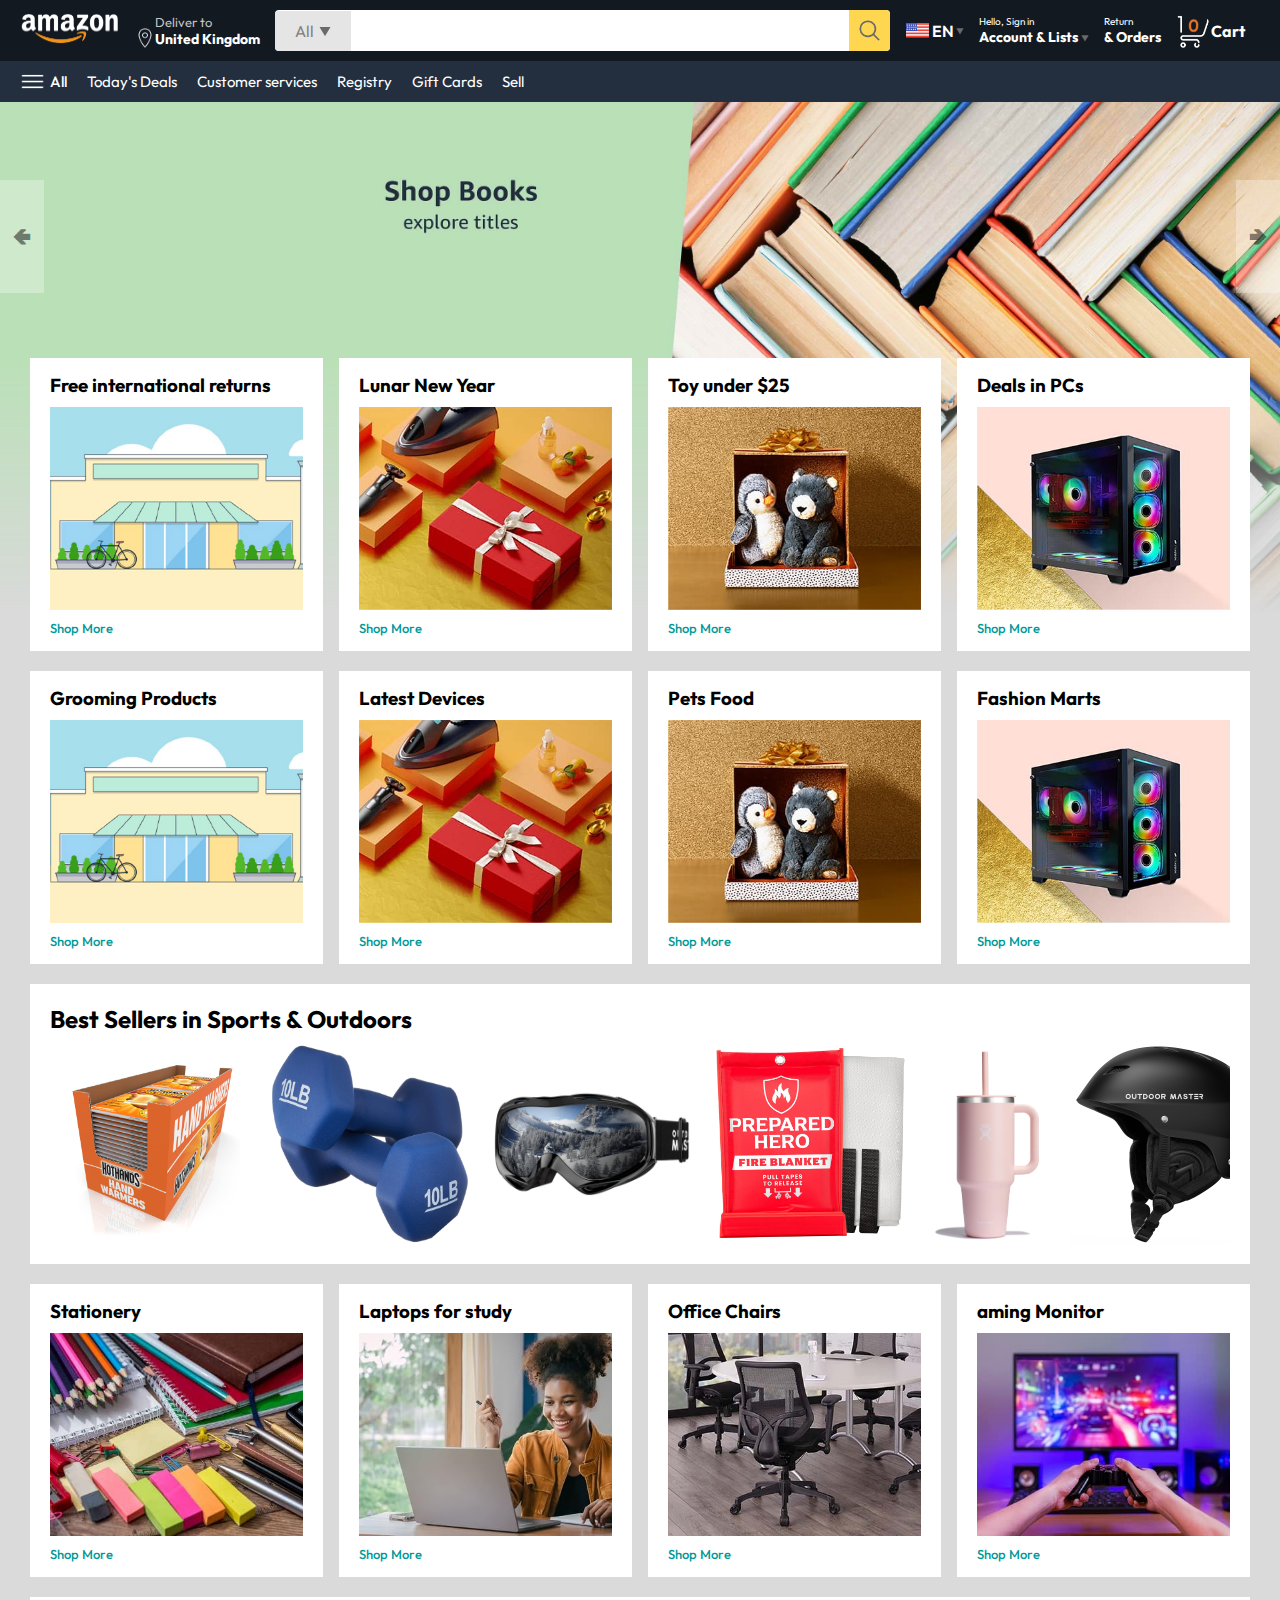
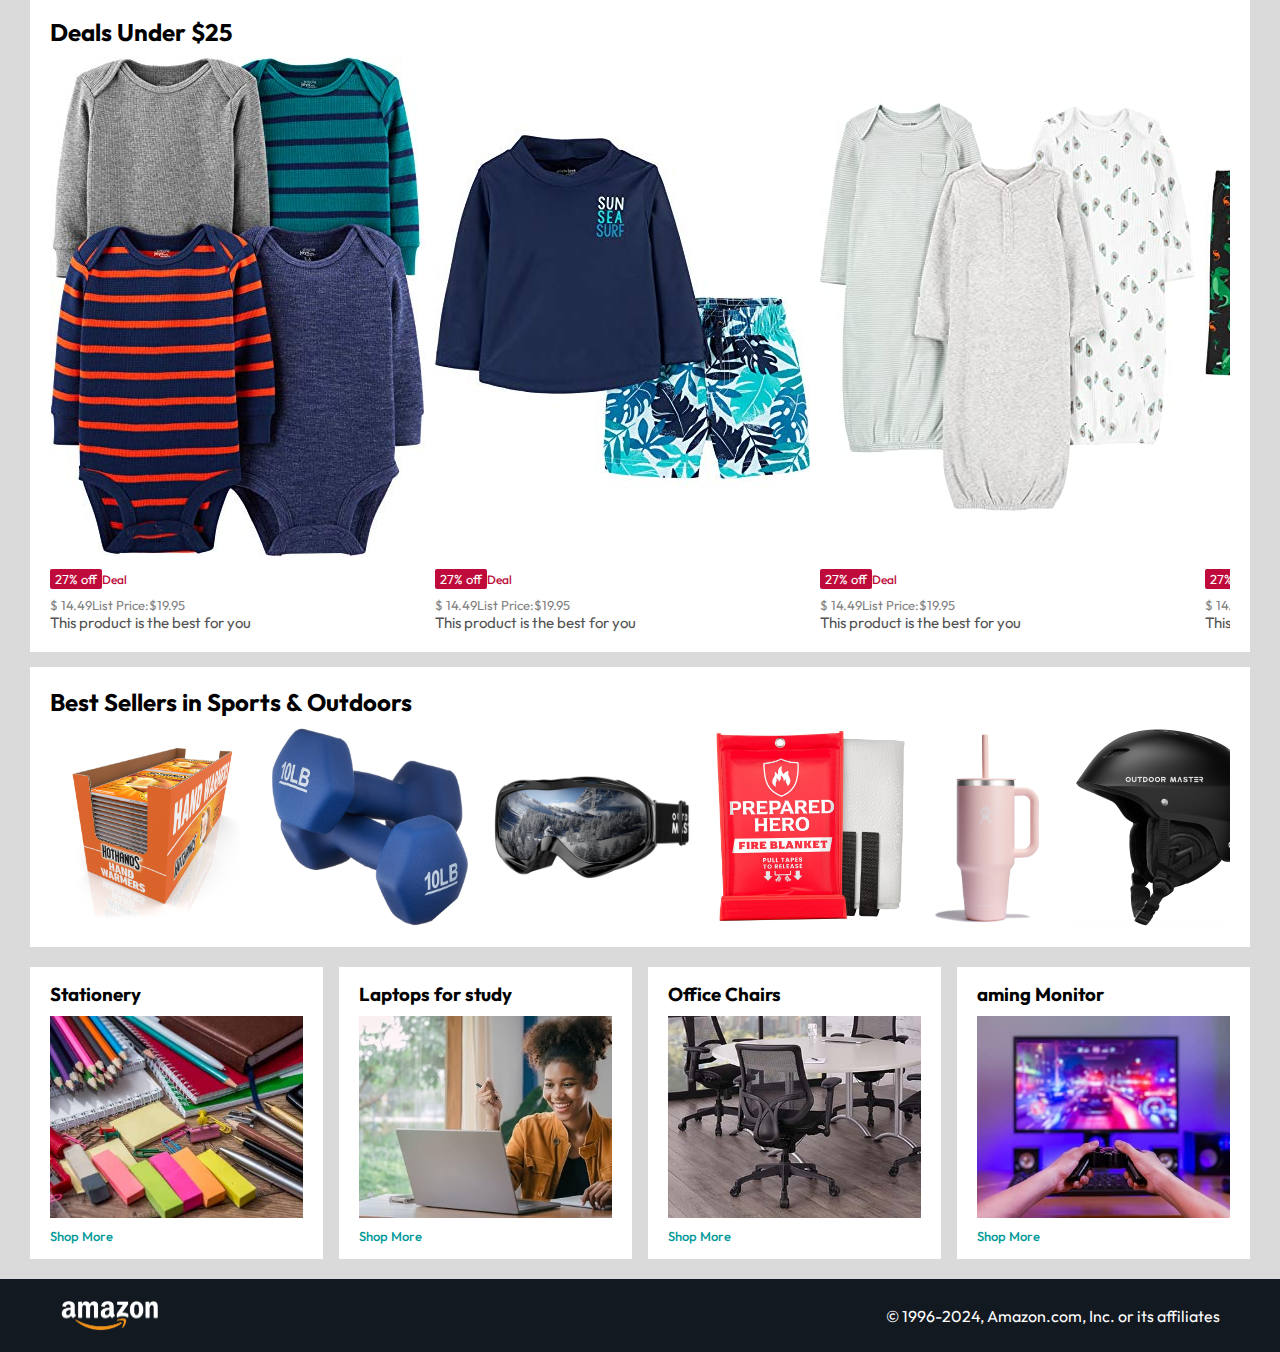
<file: index.html>
<!DOCTYPE html>
<html lang="en">
<head>
    <meta charset="UTF-8">
    <meta name="viewport" content="width=device-width, initial-scale=1.0">
    <title>Amazon clone</title>
    <link rel="stylesheet" href="style.css">
</head>
<body>
    <nav>
        <a href="/">
        <img src="./assets/amazon_logo.png" width="100" alt="">
        </a>
        <div class="nav-country">
            <img src="./assets/location_icon.png" height="20" alt="">
        <div>
        <p>Deliver to</p>
        <h1>United Kingdom</h1>
        </div>
        </div>
        <div class="nav-search">
            <div class="nav-search-gategory">
                <p>All</p>
                <img src="/assets/dropdown_icon.png" height="12" alt="">
            </div>
            <input type="text" class="nav-search-input" placholder="Search Amazon">

            <img src="./assets/search_icon.png" class="nav-search-icon" alt="">
        </div>

        <div class="nav-language">
            <img src="./assets/us_flag.png" width="25px" alt="">
            <p>EN</p>
            <img src="./assets/dropdown_icon.png" width="8px" alt="">
        </div>
        <div class="nav-text">
            <p><a href="/signin.html">Hello, Sign in</a></p>
            <h1>Account & Lists
                <img src="/assets/dropdown_icon.png" width="8px" alt="">
            </h1>
        </div>
        <div class="nav-text">
            <p>Return</p>
            <h1>& Orders
            </h1>
        </div>
        <a href="signin.html">
            <img src="./assets/user.png" alt="" class="mobile-user-icon" style="display: none;">
        </a>
        <a href="/cart.html" class="nav-cart">
            <img src="./assets/cart_icon.png" width="35px" alt="">
            <h4>Cart</h4>
        </a>

    </nav>

    <div class="nav-bottom">
        <div>
            <img src="./assets/menu_icon.png" width="25px" alt="">
            <p>All</p>
        </div>
        <p>Today's Deals</p>
        <p>Customer services</p>
        <p>Registry</p>
        <p>Gift Cards</p>
        <p>Sell</p>
    </div>

    <div class="header-slider">
        <a href="#" class="control_prev">&#129144</a>
        <a href="#" class="control_next">&#129146</a>
        <ul>
            <img src="./assets/header1.jpg" class="header-img" alt="">
            <img src="./assets/header2.jpg" class="header-img" alt="">
            <img src="./assets/header3.jpg" class="header-img" alt="">
            <img src="./assets/header4.jpg" class="header-img" alt="">
            <img src="./assets/header5.jpg" class="header-img" alt="">
            <img src="./assets/header6.jpg" class="header-img" alt="">
        </ul>
    </div>

    <div class="box-row header-box">
        <div class="box-col">
            <h3>Free international returns</h3>
            <img src="./assets/box1-1.jpg" alt="">
            <a href="/">Shop More</a>
        </div>

         <div class="box-col">
            <h3>Lunar New Year</h3>
            <img src="./assets/box1-2.jpg" alt="">
            <a href="/">Shop More</a>
        </div>

         <div class="box-col">
            <h3>Toy under $25</h3>
            <img src="./assets/box1-3.jpg" alt="">
            <a href="/">Shop More</a>
        </div>

         <div class="box-col">
            <h3>Deals in PCs</h3>
            <img src="./assets/box1-4.jpg" alt="">
            <a href="/">Shop More</a>
        </div>
    </div>

      <div class="box-row ">
        <div class="box-col">
            <h3>Grooming Products</h3>
            <img src="./assets/box1-1.jpg" alt="">
            <a href="/">Shop More</a>
        </div>

         <div class="box-col">
            <h3>Latest Devices</h3>
            <img src="./assets/box1-2.jpg" alt="">
            <a href="/">Shop More</a>
        </div>

         <div class="box-col">
            <h3>Pets Food</h3>
            <img src="./assets/box1-3.jpg" alt="">
            <a href="/">Shop More</a>
        </div>

         <div class="box-col">
            <h3>Fashion Marts</h3>
            <img src="./assets/box1-4.jpg" alt="">
            <a href="/">Shop More</a>
        </div>
    </div>


    <div class="products-slider">
        <h2>Best Sellers in Sports & Outdoors</h2>
        <div class="products">
            <img src="./assets/product1-1.jpg" alt="">
            <img src="./assets/product1-2.jpg" alt="">
            <img src="./assets/product1-3.jpg" alt="">
            <img src="./assets/product1-4.jpg" alt="">
            <img src="./assets/product1-5.jpg" alt="">
            <img src="./assets/product1-6.jpg" alt="">
            <img src="./assets/product1-7.jpg" alt="">
            <img src="./assets/product1-8.jpg" alt="">
            <img src="./assets/product1-9.jpg"  alt="">
            <img src="./assets/product1-10.jpg" alt="">
        </div>
    </div>

       <div class="box-row ">
        <div class="box-col">
            <h3>Stationery</h3>
            <img src="./assets/box3-1.jpg" alt="">
            <a href="/">Shop More</a>
        </div>

         <div class="box-col">
            <h3>Laptops for study</h3>
            <img src="./assets/box3-2.jpg" alt="">
            <a href="/">Shop More</a>
        </div>

         <div class="box-col">
            <h3>Office Chairs</h3>
            <img src="./assets/box3-3.jpg" alt="">
            <a href="/">Shop More</a>
        </div>

         <div class="box-col">
            <h3>aming Monitor</h3>
            <img src="./assets/box3-4.jpg" alt="">
            <a href="/">Shop More</a>
        </div>
    </div>


    <div class="products-slider-with-price">
        <h2>Deals Under $25</h2>
        <div class="products">
            <div class="products-card">
                <div class="products-img-container">
                    <img src="./assets/product2-1.jpg" alt="">
                </div>
                <div class="product-offer">
                    <p>27% off</p><span>Deal</span>
                </div>
                <p class="product-price">$ <span>14.49</span>List 
                    Price:$19.95</p>
                <h4>This product is the best for you</h4>
            </div>
            <div class="products-card">
                <div class="products-img-container">
                    <img src="./assets/product2-2.jpg" alt="">
                </div>
                <div class="product-offer">
                    <p>27% off</p><span>Deal</span>
                </div>
                <p class="product-price">$ <span>14.49</span>List 
                    Price:$19.95</p>
                <h4>This product is the best for you</h4>
            </div>
            <div class="products-card">
                <div class="products-img-container">
                    <img src="./assets/product2-3.jpg" alt="">
                </div>
                <div class="product-offer">
                    <p>27% off</p><span>Deal</span>
                </div>
                <p class="product-price">$ <span>14.49</span>List 
                    Price:$19.95</p>
                <h4>This product is the best for you</h4>
            </div>
            <div class="products-card">
                <div class="products-img-container">
                    <img src="./assets/product2-4.jpg" alt="">
                </div>
                <div class="product-offer">
                    <p>27% off</p><span>Deal</span>
                </div>
                <p class="product-price">$ <span>14.49</span>List 
                    Price:$19.95</p>
                <h4>This product is the best for you</h4>
            </div>
            <div class="products-card">
                <div class="products-img-container">
                    <img src="./assets/product2-5.jpg" alt="">
                </div>
                <div class="product-offer">
                    <p>27% off</p><span>Deal</span>
                </div>
                <p class="product-price">$ <span>14.49</span>List 
                    Price:$19.95</p>
                <h4>This product is the best for you</h4>
            </div>
            <div class="products-card">
                <div class="products-img-container">
                    <img src="./assets/product2-6.jpg" alt="">
                </div>
                <div class="product-offer">
                    <p>27% off</p><span>Deal</span>
                </div>
                <p class="product-price">$ <span>14.49</span>List 
                    Price:$19.95</p>
                <h4>This product is the best for you</h4>
            </div>
            <div class="products-card">
                <div class="products-img-container">
                    <img src="./assets/product2-7.jpg" alt="">
                </div>
                <div class="product-offer">
                    <p>27% off</p><span>Deal</span>
                </div>
                <p class="product-price">$ <span>14.49</span>List 
                    Price:$19.95</p>
                <h4>This product is the best for you</h4>
            </div>
            <div class="products-card">
                <div class="products-img-container">
                    <img src="./assets/product2-8.jpg" alt="">
                </div>
                <div class="product-offer">
                    <p>27% off</p><span>Deal</span>
                </div>
                <p class="product-price">$ <span>14.49</span>List 
                    Price:$19.95</p>
                <h4>This product is the best for you</h4>
            </div>
            <div class="products-card">
                <div class="products-img-container">
                    <img src="./assets/product2-9.jpg" alt="">
                </div>
                <div class="product-offer">
                    <p>27% off</p><span>Deal</span>
                </div>
                <p class="product-price">$ <span>14.49</span>List 
                    Price:$19.95</p>
                <h4>This product is the best for you</h4>
            </div>
            <div class="products-card">
                <div class="products-img-container">
                    <img src="./assets/product2-10.jpg" alt="">
                </div>
                <div class="product-offer">
                    <p>27% off</p><span>Deal</span>
                </div>
                <p class="product-price">$ <span>14.49</span>List 
                    Price:$19.95</p>
                <h4>This product is the best for you</h4>
            </div>
            <div class="products-card">
                <div class="products-img-container">
                    <img src="./assets/product2-11.jpg" alt="">
                </div>
                <div class="product-offer">
                    <p>27% off</p><span>Deal</span>
                </div>
                <p class="product-price">$ <span>14.49</span>List 
                    Price:$19.95</p>
                <h4>This product is the best for you</h4>
            </div>
        </div>
    </div>


     <div class="products-slider">
        <h2>Best Sellers in Sports & Outdoors</h2>
        <div class="products">
            <img src="./assets/product1-1.jpg" alt="">
            <img src="./assets/product1-2.jpg" alt="">
            <img src="./assets/product1-3.jpg" alt="">
            <img src="./assets/product1-4.jpg" alt="">
            <img src="./assets/product1-5.jpg" alt="">
            <img src="./assets/product1-6.jpg" alt="">
            <img src="./assets/product1-7.jpg" alt="">
            <img src="./assets/product1-8.jpg" alt="">
            <img src="./assets/product1-9.jpg"  alt="">
            <img src="./assets/product1-10.jpg" alt="">
        </div>
    </div>

 <div class="box-row ">
        <div class="box-col">
            <h3>Stationery</h3>
            <img src="./assets/box3-1.jpg" alt="">
            <a href="/">Shop More</a>
        </div>

         <div class="box-col">
            <h3>Laptops for study</h3>
            <img src="./assets/box3-2.jpg" alt="">
            <a href="/">Shop More</a>
        </div>

         <div class="box-col">
            <h3>Office Chairs</h3>
            <img src="./assets/box3-3.jpg" alt="">
            <a href="/">Shop More</a>
        </div>

         <div class="box-col">
            <h3>aming Monitor</h3>
            <img src="./assets/box3-4.jpg" alt="">
            <a href="/">Shop More</a>
        </div>
    </div>


    <footer>
        <img src="./assets/amazon_logo.png" alt="" width="100px">
        <p>© 1996-2024, Amazon.com, Inc. or its affiliates</p>
    </footer>



    <script src="script.js"></script>
</body>
</html>
</file>
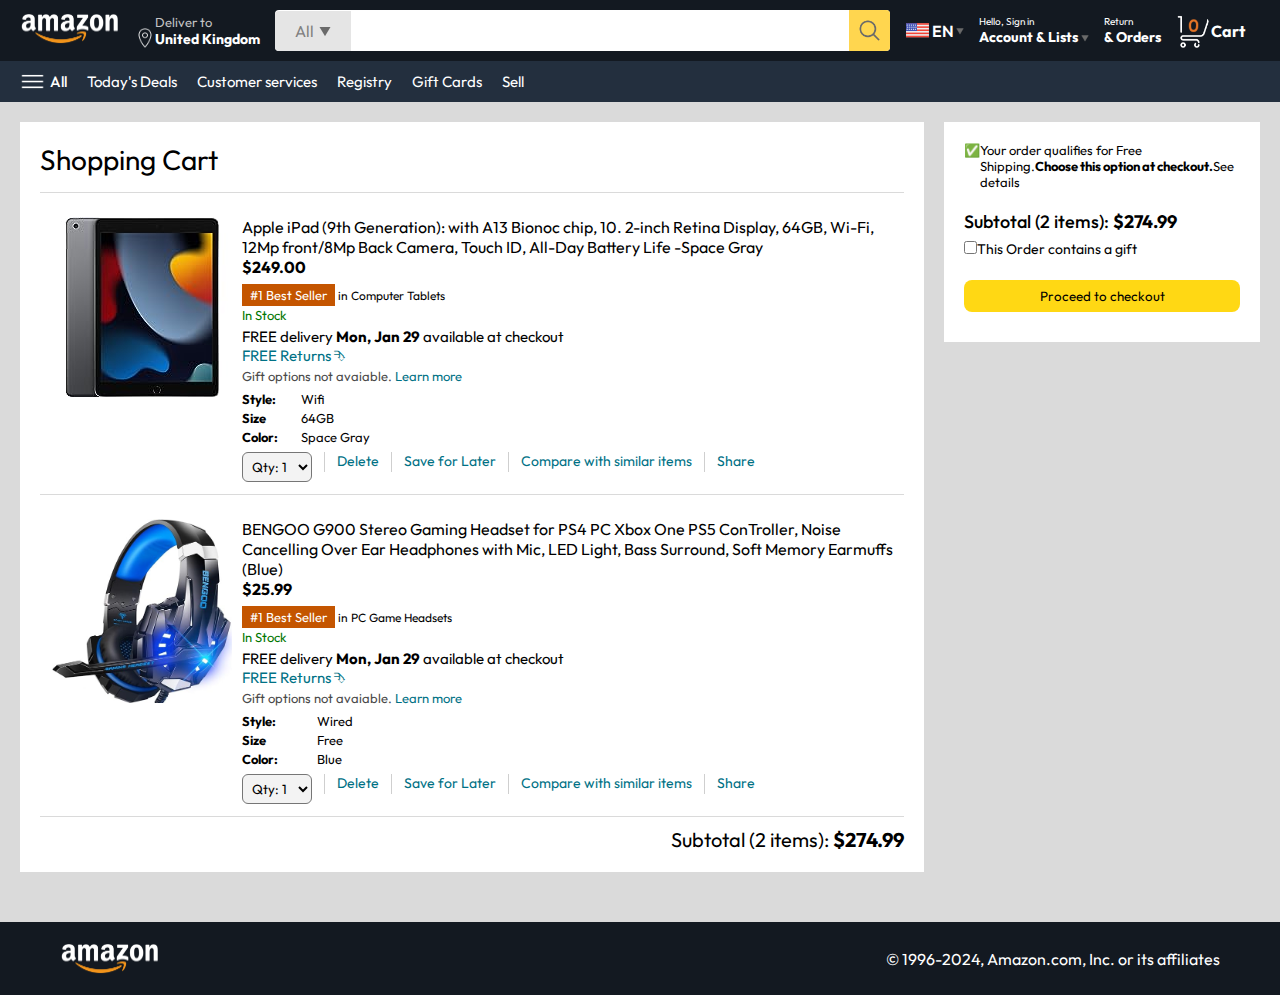
<file: cart.html>
<!DOCTYPE html>
<html lang="en">
<head>
    <meta charset="UTF-8">
    <meta name="viewport" content="width=device-width, initial-scale=1.0">
    <title>Cart</title>
    <link rel="stylesheet" href="style.css">
    <link rel="stylesheet" href="cart.css">
</head>
<body>
    <nav>
        <a href="/">
        <img src="./assets/amazon_logo.png" width="100" alt="">
        </a>
        <div class="nav-country">
            <img src="./assets/location_icon.png" height="20" alt="">
        <div>
        <p>Deliver to</p>
        <h1>United Kingdom</h1>
        </div>
        </div>
        <div class="nav-search">
            <div class="nav-search-gategory">
                <p>All</p>
                <img src="/assets/dropdown_icon.png" height="12" alt="">
            </div>
            <input type="text" class="nav-search-input" placholder="Search Amazon">

            <img src="./assets/search_icon.png" class="nav-search-icon" alt="">
        </div>

        <div class="nav-language">
            <img src="./assets/us_flag.png" width="25px" alt="">
            <p>EN</p>
            <img src="./assets/dropdown_icon.png" width="8px" alt="">
        </div>
        <div class="nav-text">
            <p><a href="/signin.html">Hello, Sign in</a></p>
            <h1>Account & Lists
                <img src="/assets/dropdown_icon.png" width="8px" alt="">
            </h1>
        </div>
        <div class="nav-text">
            <p>Return</p>
            <h1>& Orders
            </h1>
        </div>
        <a href="signin.html">
            <img src="./assets/user.png" alt="" class="mobile-user-icon" style="display: none;">
        </a>
        <a href="/cart.html" class="nav-cart">
            <img src="./assets/cart_icon.png" width="35px" alt="">
            <h4>Cart</h4>
        </a>

    </nav>

    <div class="nav-bottom">
        <div>
            <img src="./assets/menu_icon.png" width="25px" alt="">
            <p>All</p>
        </div>
        <p>Today's Deals</p>
        <p>Customer services</p>
        <p>Registry</p>
        <p>Gift Cards</p>
        <p>Sell</p>
    </div>

    <div class="cart">
        <div class="cart-left">
            <h1>Shopping Cart</h1>
            <hr>

            <div class="product-cart-list">
                <img src="./assets/ipad_img.jpg" alt=""  width="180px">
                <div>
                    <div class="prodcut-cart-titleprice">
                        <p>Apple iPad (9th Generation): with A13 Bionoc chip, 10.
                            2-inch Retina Display, 64GB, Wi-Fi, 12Mp front/8Mp Back
                            Camera, Touch ID, All-Day  Battery Life -Space Gray</p>
                        <p><b>$249.00</b></p>
                    </div>
                    <p class="product-cart-bestseller"><span>#1 Best Seller</span> in Computer
                        Tablets</p>
                        <p class="product-cart-stock">In Stock</p>
                        <p class="product-cart-delivery">FREE delivery<b> Mon, Jan 29</b> available at checkout</p>
                        <p class="product-cart-returns">FREE Returns &#11191</p>
                        <p class="product-cart-giftoption">Gift options not avaiable. 
                            <span>Learn more</span></p>

                            <div class="product-cart-specs">
                                <p><b>Style:</b></p> <p>Wifi</p>
                                <p><b>Size</b></p>  <p>64GB</p>
                                <p><b>Color:</b></p> <p>Space Gray</p>
                            </div>
                            <div class="cart-list-action">
                                <select>
                                    <option value="1">Qty: 1</option>
                                    <option value="2">Qty: 2</option>
                                    <option value="3">Qty: 3</option>
                                    <option value="4">Qty: 4</option>
                                    <option value="5">Qty: 5</option>
                                </select>
                                <hr>
                                <p class="action-btn">Delete</p>
                                <hr>
                                <p class="action-btn">Save for Later</p>
                                <hr>
                                <p class="action-btn">Compare with similar items</p>
                                <hr>
                                <p class="action-btn">Share</p>
                            </div>
                </div>
            </div>
                  <hr>
            <div class="product-cart-list">
                <img src="./assets/product_img.jpg" alt="" width="180px">
                <div>
                    <div class="prodcut-cart-titleprice">
                        <p> BENGOO G900 Stereo Gaming Headset for PS4 PC Xbox One PS5
            ConTroller, Noise Cancelling Over Ear Headphones with Mic, LED
            Light, Bass Surround, Soft Memory Earmuffs (Blue)</p>
                        <p><b>$25.99</b></p>
                    </div>
                    <p class="product-cart-bestseller"><span>#1 Best Seller</span> in PC
                        Game Headsets</p>
                        <p class="product-cart-stock">In Stock</p>
                        <p class="product-cart-delivery">FREE delivery<b> Mon, Jan 29</b> available at checkout</p>
                        <p class="product-cart-returns">FREE Returns &#11191</p>
                        <p class="product-cart-giftoption">Gift options not avaiable. 
                            <span>Learn more</span></p>

                            <div class="product-cart-specs">
                                <p><b>Style:</b></p> <p>Wired</p>
                                <p><b>Size</b></p>  <p>Free</p>
                                <p><b>Color:</b></p> <p>Blue</p>
                            </div>
                            <div class="cart-list-action">
                                <select>
                                    <option value="1">Qty: 1</option>
                                    <option value="2">Qty: 2</option>
                                    <option value="3">Qty: 3</option>
                                    <option value="4">Qty: 4</option>
                                    <option value="5">Qty: 5</option>
                                </select>
                                <hr>
                                <p class="action-btn">Delete</p>
                                <hr>
                                <p class="action-btn">Save for Later</p>
                                <hr>
                                <p class="action-btn">Compare with similar items</p>
                                <hr>
                                <p class="action-btn">Share</p>
                            </div>
                </div>
            </div>
            <hr>
            <div class="cart-list-subtotal">
                Subtotal (2 items): <b>$274.99</b>
            </div>
        </div>
        <div class="cart-right">
            <div class="cart-free-delivery">
                <p>&#x2705</p>
                <p>Your order qualifies for Free Shipping.<b>Choose this option 
                    at checkout.</b>See details</p>
            </div>
            <p class="cart-subtotal"> Subtotal (2 items): <b>$274.99</b></p>
            <p class="cart-right-gift"><input type="checkbox">This Order contains a gift</p>
            <button>Proceed to checkout</button>
        </div>
    </div>

    <footer class="footer-cart">
        <img src="./assets/amazon_logo.png" alt="" width="100px">
        <p>© 1996-2024, Amazon.com, Inc. or its affiliates</p>
    </footer>
 
    
</body>
</html>
</file>
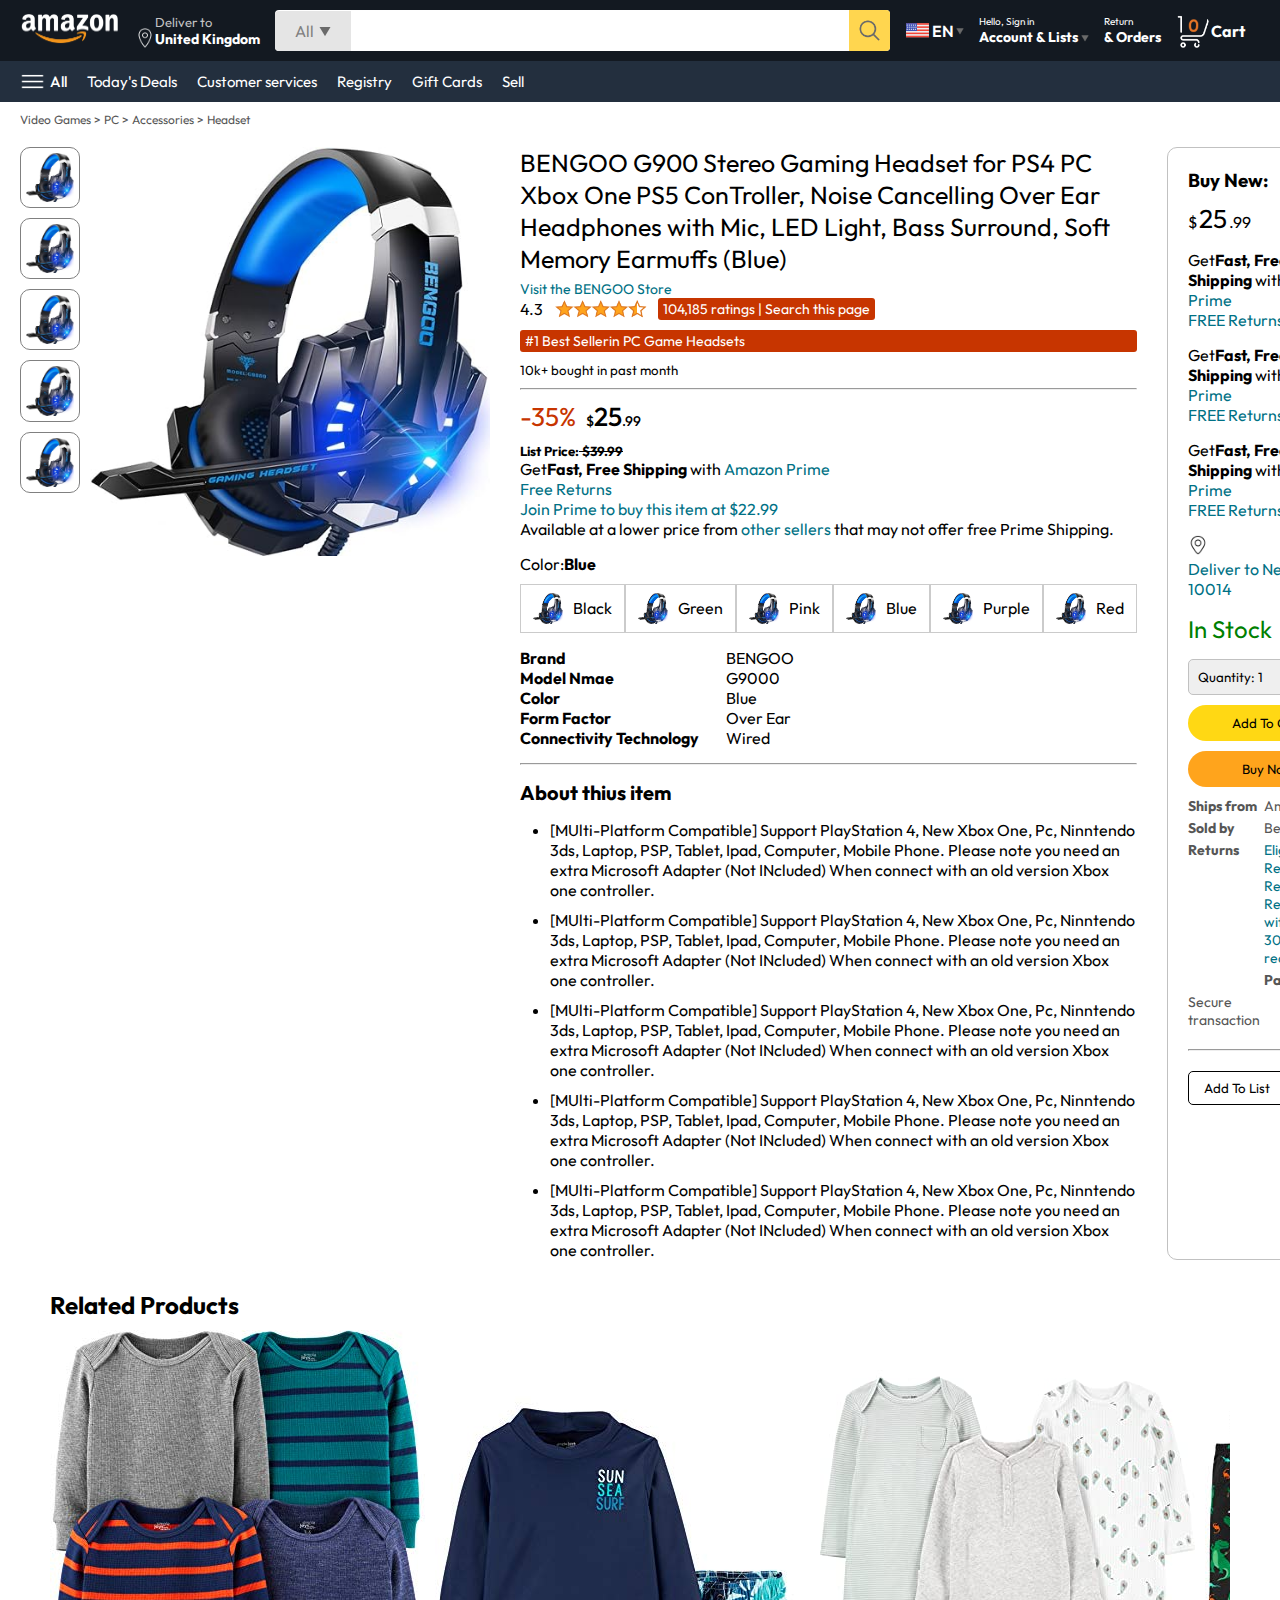
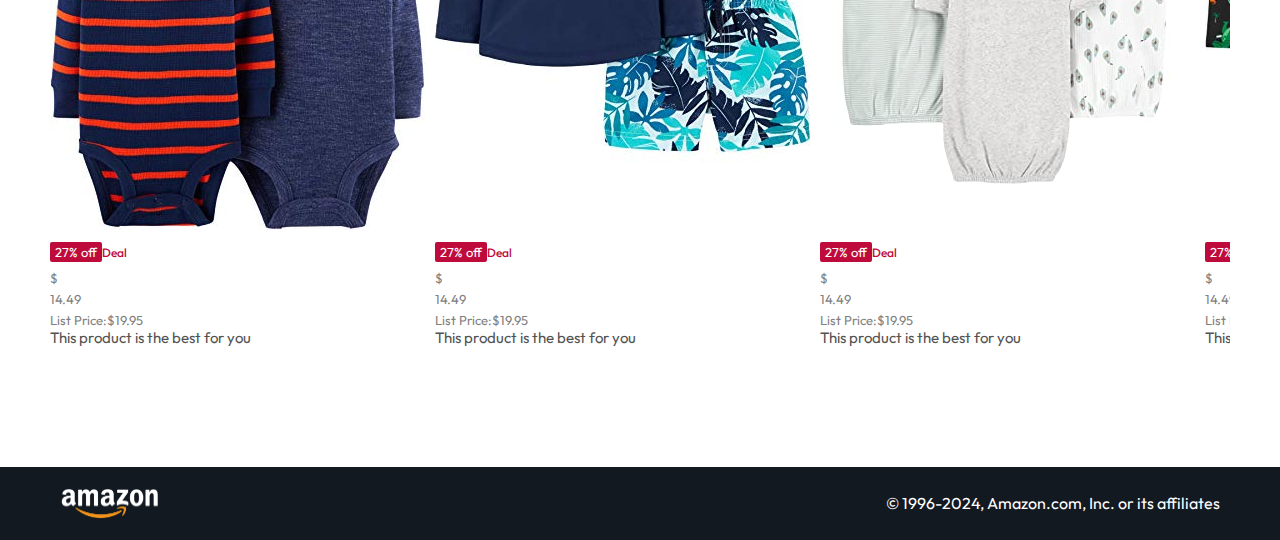
<file: product.html>
<!DOCTYPE html>
<html lang="en">
<head>
    <meta charset="UTF-8">
    <meta name="viewport" content="width=device-width, initial-scale=1.0">
    <title>Product Page</title>
    <link rel="stylesheet" href="style.css">
    <link rel="stylesheet" href="product.css">
</head>
<body>
 
       <nav>
        <a href="/">
        <img src="./assets/amazon_logo.png" width="100" alt="">
        </a>
        <div class="nav-country">
            <img src="./assets/location_icon.png" height="20" alt="">
        <div>
        <p>Deliver to</p>
        <h1>United Kingdom</h1>
        </div>
        </div>
        <div class="nav-search">
            <div class="nav-search-gategory">
                <p>All</p>
                <img src="/assets/dropdown_icon.png" height="12" alt="">
            </div>
            <input type="text" class="nav-search-input" placholder="Search Amazon">

            <img src="./assets/search_icon.png" class="nav-search-icon" alt="">
        </div>

        <div class="nav-language">
            <img src="./assets/us_flag.png" width="25px" alt="">
            <p>EN</p>
            <img src="./assets/dropdown_icon.png" width="8px" alt="">
        </div>
        <div class="nav-text">
            <p>Hello, Sign in</p>
            <h1>Account & Lists
                <img src="/assets/dropdown_icon.png" width="8px" alt="">
            </h1>
        </div>
        <div class="nav-text">
            <p>Return</p>
            <h1>& Orders
            </h1>
        </div>
          <a href="signin.html">
            <img src="./assets/user.png" alt="" class="mobile-user-icon" style="display: none;">
            </a>
        <a href="/cart.html" class="nav-cart">
            <img src="./assets/cart_icon.png" width="35px" alt="">
            <h4>Cart</h4>
        </a>

    </nav>

    <div class="nav-bottom">
        <div>
            <img src="./assets/menu_icon.png" width="25px" alt="">
            <p>All</p>
        </div>
        <p>Today's Deals</p>
        <p>Customer services</p>
        <p>Registry</p>
        <p>Gift Cards</p>
        <p>Sell</p>
    </div>

    <p class="breakcrum">Video Games > PC > Accessories > Headset</p>

    <div class="product-display">
      <div class="product-d-image">
        <div class="product-icons">
            <img src="./assets/product_img.jpg" alt="" width="60">
            <img src="./assets/product_img.jpg" alt="" width="60">
            <img src="./assets/product_img.jpg" alt="" width="60">
            <img src="./assets/product_img.jpg" alt="" width="60">
            <img src="./assets/product_img.jpg" alt="" width="60">
        </div>
        <div class="product-main-imgage">
             <img src="./assets/product_img.jpg" alt="" width="400">
        </div>
      </div>  
      <div class="product-d-details">
        <p class="product-title">
            BENGOO G900 Stereo Gaming Headset for PS4 PC Xbox One PS5
            ConTroller, Noise Cancelling Over Ear Headphones with Mic, LED
            Light, Bass Surround, Soft Memory Earmuffs (Blue)
        </p>
        <p class="brand-store">Visit the BENGOO Store</p>
        <div class="product-rating">
            <div>
                <div>4.3 <img src="./assets/rating_img.png" height="20px">
                </div>
                <p>104,185 ratings | Search this page</p>
            </div>
            <p><span>#1 Best Seller</span>in PC Game Headsets</p>
            <h5>10k+ bought in past month</h5>
            <hr>
        </div>
        <div class="product-d-price">
            <div>
                <p>-35%</p>
                <h1>$<span>25</span>.99</h1>
            </div>
            <h5>List Price:<span> $39.99</span></h5>
            <p>Get<b>Fast, Free Shipping</b> with <span>Amazon Prime</span></p>
            <p><span>Free Returns</span></p>
            <p><span>Join Prime to buy this item at $22.99</span></p>
            <p>Available at a lower price from <span>other sellers</span> that may not offer free Prime Shipping.</p>
        </div>

        <div class="product-color-selection">
            <p>Color:<b>Blue</b></p>
            <div class="product-color-options">
                <div class="option">
                    <img src="./assets/product_img.jpg" alt="" width="30px">
                    <p>Black</p>
                </div>
                                <div class="option">
                    <img src="./assets/product_img.jpg" alt="" width="30px">
                    <p>Green</p>
                </div>
                                <div class="option">
                    <img src="./assets/product_img.jpg" alt="" width="30px">
                    <p>Pink</p>
                </div>
                                <div class="option">
                    <img src="./assets/product_img.jpg" alt="" width="30px">
                    <p>Blue</p>
                </div>
                                <div class="option">
                    <img src="./assets/product_img.jpg" alt="" width="30px">
                    <p>Purple</p>
                </div>
                                <div class="option">
                    <img src="./assets/product_img.jpg" alt="" width="30px">
                    <p>Red</p>
                </div>
            </div>
        </div>


        <div class="product-info">
            <p><b>Brand</b></p> <p>BENGOO</p>
            <p><b>Model Nmae</b></p> <p>G9000</p>
            <p><b>Color</b></p> <p>Blue</p>
            <p><b>Form Factor</b></p> <p>Over Ear</p>
             <p><b>Connectivity Technology</b></p> <p>Wired</p>
        </div>
        <hr>
        <div class="product-description">
            <h1>About thius item</h1>
            <ul>
                <li>[MUlti-Platform Compatible] Support PlayStation 4, New Xbox
                    One, Pc, Ninntendo 3ds, Laptop, PSP, Tablet, Ipad,
                Computer, Mobile  Phone. Please note you need an extra Microsoft Adapter (Not INcluded)
              When connect with an old version Xbox one controller. </li>
              <li>[MUlti-Platform Compatible] Support PlayStation 4, New Xbox
                    One, Pc, Ninntendo 3ds, Laptop, PSP, Tablet, Ipad,
                Computer, Mobile  Phone. Please note you need an extra Microsoft Adapter (Not INcluded)
              When connect with an old version Xbox one controller. </li>
              <li>[MUlti-Platform Compatible] Support PlayStation 4, New Xbox
                    One, Pc, Ninntendo 3ds, Laptop, PSP, Tablet, Ipad,
                Computer, Mobile  Phone. Please note you need an extra Microsoft Adapter (Not INcluded)
              When connect with an old version Xbox one controller. </li>
              <li>[MUlti-Platform Compatible] Support PlayStation 4, New Xbox
                    One, Pc, Ninntendo 3ds, Laptop, PSP, Tablet, Ipad,
                Computer, Mobile  Phone. Please note you need an extra Microsoft Adapter (Not INcluded)
              When connect with an old version Xbox one controller. </li>
              <li>[MUlti-Platform Compatible] Support PlayStation 4, New Xbox
                    One, Pc, Ninntendo 3ds, Laptop, PSP, Tablet, Ipad,
                Computer, Mobile  Phone. Please note you need an extra Microsoft Adapter (Not INcluded)
              When connect with an old version Xbox one controller. </li>
            </ul>
        </div>

      </div> 
      <div class="product-d-purchase">
        <div class="title">
            <h3>Buy New:</h3> <img src="./assets/circle_icon.png" alt=""
            width="20px">
        </div>
        <h1 class="price">$<span>25</span>.99</h1>
        <div class="gap">
            <p>Get<b>Fast, Free Shipping</b> with<span> Amazon Prime</span></p>
            <p><span>FREE Returns</span></p>
        </div>
        <div class="gap">
            <p>Get<b>Fast, Free Shipping</b> with<span> Amazon Prime</span></p>
            <p><span>FREE Returns</span></p>
        </div>
        <div class="gap">
            <p>Get<b>Fast, Free Shipping</b> with<span> Amazon Prime</span></p>
            <p><span>FREE Returns</span></p>
        </div>
        <div class="delivery-locations">
            <img src="./assets/location_icon_dark.png" width="20px">
            <p><span>Deliver to New York 10014</span></p>
        </div>
        <h2 class="product-stock">In Stock</h2>
        <select class="product-quantity">
            <option value="1">Quantity: 1</option>
             <option value="2">Quantity: 2</option> 
             <option value="3">Quantity: 3</option>
        </select>

        <button class="btn">Add To Cart</button>
        <button class="btn product-buy">Buy Now</button>

        <div class="product-seller-info">
            <p><b>Ships from</b></p> <p>Amazon</p>
            <p><b>Sold by</b></p> <p>Bengoo Inc.</p>
            <p><b>Returns </b></p> <p><span>Eligible for Return, Refund or 
                Replacement within 30days of receipt</span></p>
            </span></p>
            <p><b>Payment</b></p> <p>Secure transaction</p>
        </div>
        <hr>
        <button class="product-add-list">Add To List</button>
      </div> 
    </div>


    <div class="products-slider-with-price">
        <h2>Related Products</h2>
        <div class="products">
            <div class="products-card">
                <div class="products-img-container">
                    <img src="./assets/product2-1.jpg" alt="">
                </div>
                <div class="product-offer">
                    <p>27% off</p><span>Deal</span>
                </div>
                <p class="product-price">$ <span>14.49</span>List 
                    Price:$19.95</p>
                <h4>This product is the best for you</h4>
            </div>
            <div class="products-card">
                <div class="products-img-container">
                    <img src="./assets/product2-2.jpg" alt="">
                </div>
                <div class="product-offer">
                    <p>27% off</p><span>Deal</span>
                </div>
                <p class="product-price">$ <span>14.49</span>List 
                    Price:$19.95</p>
                <h4>This product is the best for you</h4>
            </div>
            <div class="products-card">
                <div class="products-img-container">
                    <img src="./assets/product2-3.jpg" alt="">
                </div>
                <div class="product-offer">
                    <p>27% off</p><span>Deal</span>
                </div>
                <p class="product-price">$ <span>14.49</span>List 
                    Price:$19.95</p>
                <h4>This product is the best for you</h4>
            </div>
            <div class="products-card">
                <div class="products-img-container">
                    <img src="./assets/product2-4.jpg" alt="">
                </div>
                <div class="product-offer">
                    <p>27% off</p><span>Deal</span>
                </div>
                <p class="product-price">$ <span>14.49</span>List 
                    Price:$19.95</p>
                <h4>This product is the best for you</h4>
            </div>
            <div class="products-card">
                <div class="products-img-container">
                    <img src="./assets/product2-5.jpg" alt="">
                </div>
                <div class="product-offer">
                    <p>27% off</p><span>Deal</span>
                </div>
                <p class="product-price">$ <span>14.49</span>List 
                    Price:$19.95</p>
                <h4>This product is the best for you</h4>
            </div>
            <div class="products-card">
                <div class="products-img-container">
                    <img src="./assets/product2-6.jpg" alt="">
                </div>
                <div class="product-offer">
                    <p>27% off</p><span>Deal</span>
                </div>
                <p class="product-price">$ <span>14.49</span>List 
                    Price:$19.95</p>
                <h4>This product is the best for you</h4>
            </div>
            <div class="products-card">
                <div class="products-img-container">
                    <img src="./assets/product2-7.jpg" alt="">
                </div>
                <div class="product-offer">
                    <p>27% off</p><span>Deal</span>
                </div>
                <p class="product-price">$ <span>14.49</span>List 
                    Price:$19.95</p>
                <h4>This product is the best for you</h4>
            </div>
            <div class="products-card">
                <div class="products-img-container">
                    <img src="./assets/product2-8.jpg" alt="">
                </div>
                <div class="product-offer">
                    <p>27% off</p><span>Deal</span>
                </div>
                <p class="product-price">$ <span>14.49</span>List 
                    Price:$19.95</p>
                <h4>This product is the best for you</h4>
            </div>
            <div class="products-card">
                <div class="products-img-container">
                    <img src="./assets/product2-9.jpg" alt="">
                </div>
                <div class="product-offer">
                    <p>27% off</p><span>Deal</span>
                </div>
                <p class="product-price">$ <span>14.49</span>List 
                    Price:$19.95</p>
                <h4>This product is the best for you</h4>
            </div>
            <div class="products-card">
                <div class="products-img-container">
                    <img src="./assets/product2-10.jpg" alt="">
                </div>
                <div class="product-offer">
                    <p>27% off</p><span>Deal</span>
                </div>
                <p class="product-price">$ <span>14.49</span>List 
                    Price:$19.95</p>
                <h4>This product is the best for you</h4>
            </div>
            <div class="products-card">
                <div class="products-img-container">
                    <img src="./assets/product2-11.jpg" alt="">
                </div>
                <div class="product-offer">
                    <p>27% off</p><span>Deal</span>
                </div>
                <p class="product-price">$ <span>14.49</span>List 
                    Price:$19.95</p>
                <h4>This product is the best for you</h4>
            </div>
        </div>
    </div>

     <footer class="product-footer">
        <img src="./assets/amazon_logo.png" width="100" alt="">
        <p>© 1996-2024, Amazon.com, Inc. or its affiliates</p>
    </footer>


<script>
    const scrollcontainer = document.querySelectorAll('.products');
    for (const item of scrollContainer){
    item.addEventListener('wheel',(evt)=>{
        evt.preventDefualt();
        item.scrollLeft += evt.deltaY;
    });
}
</script>
</body>
</html>
</file>
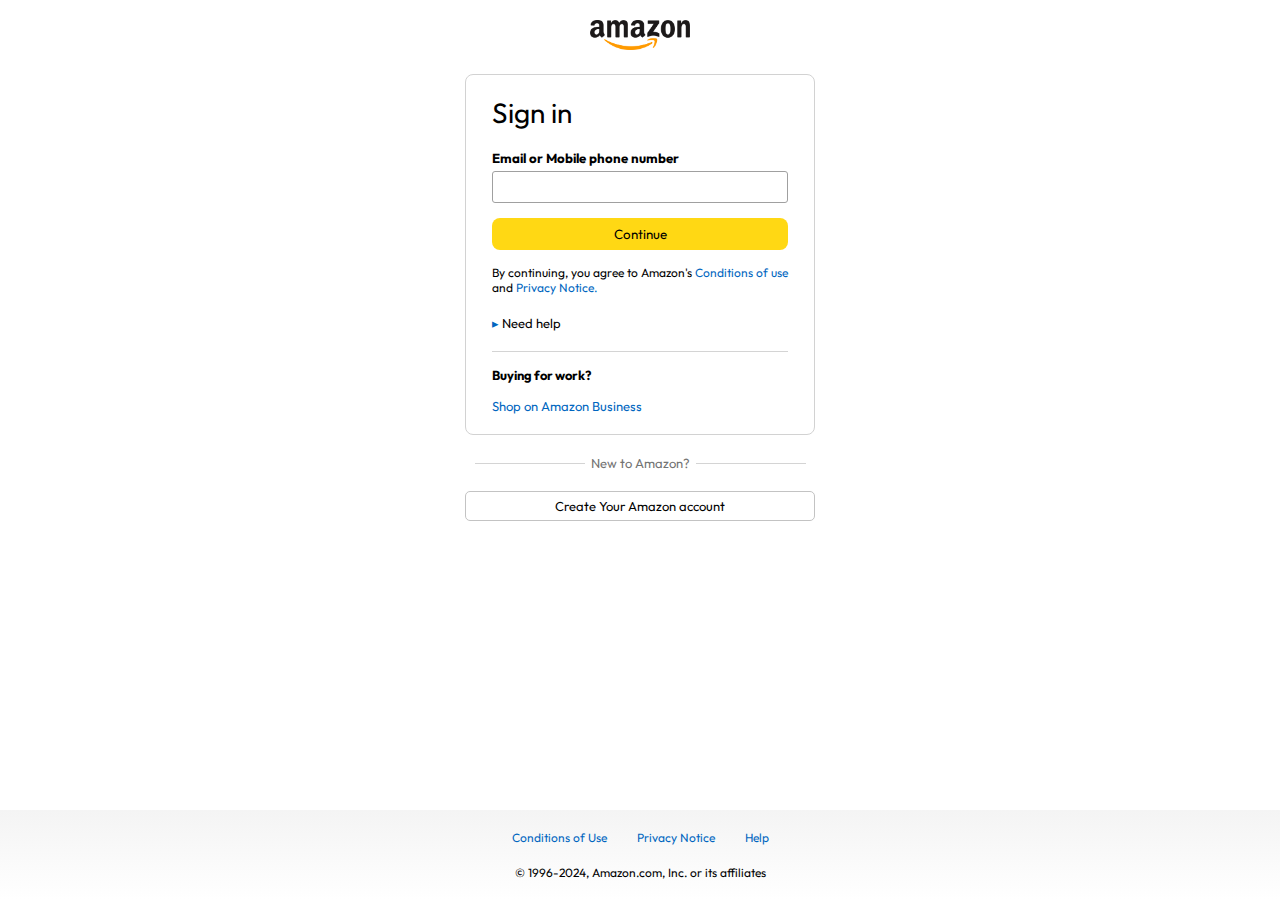
<file: signin.html>
<!DOCTYPE html>
<html lang="en">
<head>
    <meta charset="UTF-8">
    <meta name="viewport" content="width=device-width, initial-scale=1.0">
    <title>Sign In</title>
    <link rel="stylesheet" href="signin.css">
</head>
<body>
    <a href="/"><img class="logo" src="./assets/amazon_logo_dark.png" 
        width="100px"></a>

        <div class="signin-contianer">
            <h1 class="signin-title">Sign in</h1>
            <h5 class="input-label">Email or Mobile phone number</h5>
            <input type="text">
            <button>Continue</button>
            <p class="signin-condition">By continuing, you agree to Amazon's <span>Conditions of use</span> and 
               <span> Privacy Notice.</span></p>
               <p class="signin-help"><span>&#9656</span> Need help</p>
               <hr>
               <h4>Buying for work?</h4>
               <p class="signin-business"><span>Shop on Amazon Business</span></p> 
        </div>

        <div class="signin-bottom">
            <hr>
            <p>New to Amazon?</p>
            <hr>
        </div>
        <a href="signup.html">
        <button class="signin-signup-btn">Create Your Amazon account</button></a>
        <footer>
            <div class="footer-links">
                <a href="#">Conditions of Use</a>
                <a href="#">Privacy Notice</a>
                <a href="#">Help</a>
            </div>
                <p class="footer-copyright">© 1996-2024, Amazon.com, Inc. or its affiliates</p>
        </footer>

    
</body>
</html>
</file>
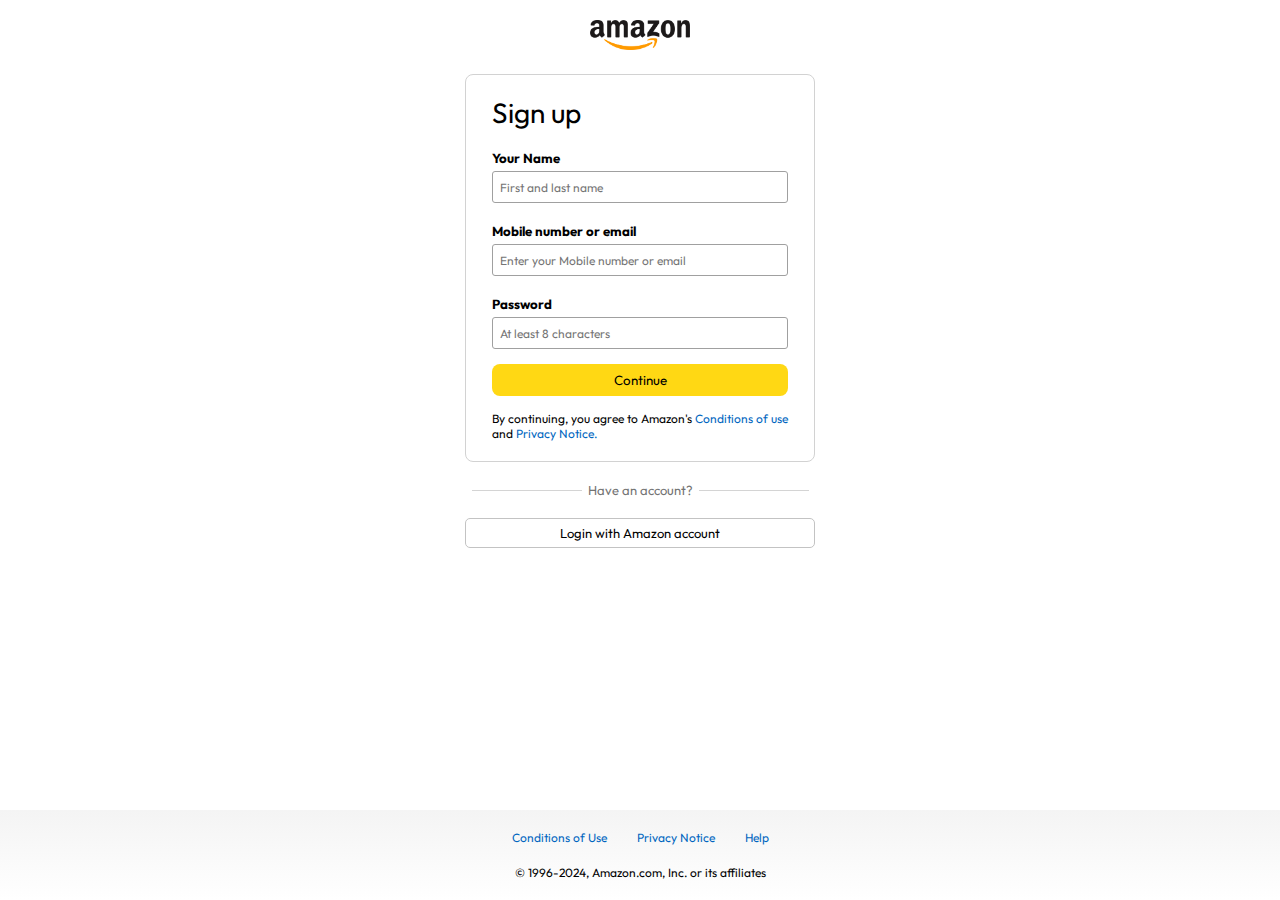
<file: signup.html>
<!DOCTYPE html>
<html lang="en">
<head>
    <meta charset="UTF-8">
    <meta name="viewport" content="width=device-width, initial-scale=1.0">
    <title>Sign up</title>
    <link rel="stylesheet" href="signin.css">
</head>
<body>
      <a href="/"><img class="logo" src="./assets/amazon_logo_dark.png" 
        width="100px"></a>

        <div class="signin-contianer">
            <h1 class="signin-title">Sign up</h1>
            <h5 class="input-label">Your Name</h5>
            <input type="text" placeholder="First and last name">
            <h5 class="input-label">Mobile number or email</h5>
            <input type="text" placeholder="Enter your Mobile number or email">
            <h5 class="input-label">Password</h5>
             <input type="password" placeholder="At least 8 characters">
            <button>Continue</button>
            <p class="signin-condition">By continuing, you agree to Amazon's <span>Conditions of use</span> and 
               <span> Privacy Notice.</span></p>
             <!--  <p class="signin-help"><span>&#9656</span> Need help</p>
               <hr>
               <h4>Buying for work?</h4>
               <p class="signin-business"><span>Shop on Amazon Business</span></p> -->
</div>
       
          <div class="signin-bottom">
            <hr>
            <p>Have an account?</p>
            <hr>
        </div>
        <a href="signup.html">
        <button class="signin-signup-btn">Login with Amazon account</button></a>
    
        <footer>
            <div class="footer-links">
                <a href="#">Conditions of Use</a>
                <a href="#">Privacy Notice</a>
                <a href="#">Help</a>
            </div>
                <p class="footer-copyright">© 1996-2024, Amazon.com, Inc. or its affiliates</p>
        </footer>









        
</body>
</html>
</file>
<file: style.css>
@import url('https://fonts.googleapis.com/css2?family=Outfit:wght@100..900&family=Poppins:ital,wght@0,100;0,200;0,300;0,400;0,500;0,600;0,700;0,800;0,900;1,100;1,200;1,300;1,400;1,500;1,600;1,700;1,800;1,900&family=Syne:wght@400..800&display=swap');
*{
    padding:0;
    margin:0;
    box-sizing: border-box;
    font-family: Outfit;
}
body{
    background-color: #dadada;
}
a{
    text-decoration: none;
    color:inherit;
}
nav{
    display:flex;
    align-items:center;
    justify-content: space-between;
    background:#131921;
    padding: 10px 20px;
    color:#fff;
}
.nav-country{
      display:flex;
      align-items: end;
      margin-left: 15px;
      font-size: 13px;
      color:#c4c4c4;
}
.nav-country h1{
    color:#fff;
    font-size: 14px;
}
.nav-search{
    flex:1;
    display:flex;
    align-items: center;
    background: #fff;
    color:gray;
    max-width: 1000px;
    border-radius: 4px;
    margin-left:15px;
}
.nav-search-gategory{
    display:flex;
    align-items: center;
    padding:10px 20px;
    gap:5px;
    background:#e5e5e5;
    border-radius: 4px 0 0 4px;
}
.nav-search-input{
    border:none;
    outline:none;
    padding-left: 20px;
    width:100%;
}
.nav-search-icon{
    max-width: 41px;
    padding:8px;
    background:#ffd64f;
    border-radius: 0 4px 4px 0;
}
.nav-language{
    display:flex;
    align-items:center;
    gap:2px;
    font-weight: 600;
    margin-left: 15px;
}
.nav-text{
    margin-left: 15px;
}
.nav-text p{
    font-size: 10px;
}
.nav-text h1{
    font-size: 14px;
}
.nav-cart{
    display: flex;
    align-items: center;
    margin:0px 15px;
}
.nav-bottom{
    display:flex;
    align-items: center;
    gap:20px;
    padding:8px 20px;
    background: #232f3e;
    color:#fff;
    font-size: 15px;
}
.nav-bottom div{
    display:flex;
    align-items: center;
    gap:5px;
    font-weight: 500;
}
.header-slider ul{
    display:flex;
    overflow-y: hidden;
}
.header-img{
    max-width:100%;
    mask-image:linear-gradient(to bottom, #000000 50%, transparent 100%)
}
.header-slider a {
    position: absolute;
    top:20%;
    z-index:1;
    padding:5vh 1vw;
    background: #ffffff4f;
    color:#0000007b;
    text-decoration: none;
    font-weight: 600;
    font-size: 18px;
    cursor: pointer;
}
.control_next{
    right:0;
}
.box-row{
    display: flex;
    flex-wrap: wrap;
    row-gap: 20px;
    justify-content: space-between;
    margin:20px 30px;
}
.box-col{
    display: flex;
    flex-direction: column;
    gap:10px;
    padding:15px 20px;
    background:#fff;
    max-width:24%;
    min-height:200px;
    z-index:1;
}
.box-col a{
    font-size: 13px;
    color:#009999;
    font-weight: 500;
}
.header-box{
    margin-top: -20vw;
}
.products-slider{
    background: #fff;
    margin: 0 30px;
    padding:20px;
    margin-bottom: 15px;
}
.products-slider .products{
    display: flex;
    overflow-x: auto;
    gap:20px;
    margin-top: 10px;
}
.products-slider .products img{
    max-width: 200px;
    max-height: 200px ;
}
.products-slider .products::-webkit-scrollbar{
    display:none;
}
.products-slider-with-price{
    background: #fff;
    margin: 0 30px;
    padding:20px;
    margin-bottom: 15px;
}
.products-slider-with-price .products{
    display: flex;
    overflow-x: auto;
    gap:10px;
    margin-top: 10px;
}
.products-slider-with-price .products::-webkit-scrollbar{
    display: none;
}
.product-card{
    display:flex;
    flex-direction: column;
    justify-content: end;
    min-width: 210px;
    background: #fbfbfb;
}
.product-card img{
    width:110px;
    margin: 0  50px;
}
.product-offer p{
    background: #be0b3b;
    color:#fff;
    display:inline-block;
    padding:2px 5px;
    border-radius: 2px;
    margin:8px 0;
    font-size: 13px;  
}
.product-offer span{
    color:#be0b3b;
    font-weight: 500;
    font-size:12px;
}
.product-price{
    color:gray;
    font-size: 13px;
}
.products-card h4{
    color:#525252;
    font-size: 15px;
    font-weight: 400;
}
footer{
    display: flex;
    justify-content: space-between;
    align-items: center;
    color: #fff;
    background:#131921 ;
    padding:20px 60px;
}

/* --------------------------media query -------------------------*/

@media only screen and (max-width:900px){
    nav{
        flex-wrap: wrap;
    }
    .nav-search{
        order:7;
        margin:15px 0 5px;
        min-width: 300px;
    }
    .box-col{
        max-width: 48%;
    }
}
@media only screen and (max-width:600px){
    .nav-country{
        display: none;
    }
    .nav-language{
        display: none;
    }
    .nav-text{
        display:none;   
    }
    .nav-bottom{
        font-size: 13px;
        gap:10px;
        overflow-x: scroll;
    }
    .nav-bottom::-webkit-scrollbar{
        display: none;
    }
    .nav-bottom p{
        text-wrap:nowrap;
    }
    .mobile-user-icon{
        display: flex !important;
        flex:1;
        justify-content: flex-end;
    }
    .mobile-user-icon{
        width:25px;
    }
    .nav-cart h4{
        display:none;
    }
    .nav-cart img{
        width:25px;
    }
    .header-slider a{
        top:24%;
        padding:2vh 1vw;
        font-size: 15px;
    }
    .box-col{
        max-width: 100%;
        width:100%;
    }
    footer{
        justify-content: center;
        flex-direction: column;
        font-size:14px ;
    }

}
</file>
<file: cart.css>
.cart{
    display: flex;
    gap:20px;
    margin:20px;
}
.cart-left{
    background: white;
    padding:20px;
}
.cart-left h1{
    font-size: 28px;
    font-weight: 400;
    margin-bottom: 15px;
}
.cart-left hr{
    border:none;
    height:1px;
    background: #dadada;
}
.product-cart-list{
    display: flex;
    align-items: start;
    gap:10px;
    padding:24px 0 12px 12px;
}
.product-cart-titleprice{
    display: flex;
    gap:20px;
    font-size:18px;
}
.product-cart-bestseller{
    font-size: 12px;
    margin-top: 10px;
}
.product-cart-bestseller span{
    font-size: 13px;
    background: #c45500;
    color:#fff;
    padding: 3px 8px;
}
.product-cart-stock{
    font-size: 13px;
    color: #007600;
    margin:4px 0;
}
.product-cart-delivery{
    font-size: 15px;
}
.product-cart-returns{
    font-size: 15px;
    color:#007185;
    font-weight: 400;
}
.product-cart-giftoption{
    color: #494949;
    font-size: 13px;
    margin: 3px 0;
}
.product-cart-giftoption span{
    color: #007185;
}
.product-cart-specs{
    max-width: 150px;
    display: grid;
    grid-template-columns: auto auto;
    row-gap: 3px;
    font-size: 13px;
    margin:7px 0;
}
.cart-list-action{
    display: flex;
    gap:12px;
    font-size: 14px;
    color:#007185;
}
.cart-list-action hr{
    height:20px;
    width:1px;
    background: #cfcfcf;
}
.cart-list-action select{
    padding: 5px;
    border-radius: 6px;
    background: #f3f3f3;
}
.cart-list-subtotal{
    text-align: right;
    font-size: 20px;
    margin-top: 10px;
}
.cart-right{
    background: white;
    padding: 20px;
    max-height: 220px;
    min-width: 280px;
}
.cart-free-delivery{
    display: flex;
    font-size: 13px;
}
.cart-subtotal{
    margin-top:20px;
    font-size: 18px;
    font-weight: 500;
}
.cart-right-gift{
    margin:7px 0;
    font-size: 14px;
}
.cart-right button{
    width:100%;
    height:32px;
    margin:15px 0;
    background: #ffd814;
    border:none;
    border-radius: 8px;
    cursor:pointer;
}
.cart-right button:hover{
    background:#ebc712 ;
}
.footer-cart{
     margin-top: 50px;
}

/* --------------------------media query -------------------------*/

@media only screen and (max-width:900px){
    .cart{
        flex-wrap:wrap;
    }
}
@media only screen and (max-width:600px){
    .product-cart-list{
        padding:24px 0;
        min-width:100%;
    }
    .product-cart-list img{
        width:80px;
    }
    .prodcut-cart-titleprice{
        flex-wrap: wrap;
        font-size: 14px;
    }
    .product-cart-delivery{
        font-size: 13px;
    }
    cart-list-action .action-btn:nth-last-child(1){
        display: none;
    }
    cart-list-action hr:nth-last-child(2){
        display: none;
    }
    cart-list-action hr:nth-last-child(3){
        display: none;
    }
    cart-list-action hr:nth-last-child(4){
        display: none;
    }
    .cart-right{
        min-width: 100%;
    }


    }
</file>
<file: product.css>
body {
  background: #fff;
}
.breakcrum {
  padding: 10px 20px;
  font-size: 12px;
  color: #565656;
}
.product-display {
  min-height: 100%;
  padding: 10px 20px;
  display: flex;
}
.product-d-image {
  display: flex;
  gap: 10px;
}
.product-icons {
  display: flex;
  flex-direction: column;
  gap: 10px;
}
.product-icons img {
  border: 1px solid gray;
  border-radius: 10px;
  padding: 5px;
}
.product-d-details {
  margin: 0 30px;
}
.product-title {
  font-size: 25px;
}
.brand-store {
  margin-top: 5px;
  color: #007185;
  font-size: 14px;
}
.product-rating {
  display: flex;
  flex-direction: column;
  gap: 10px;
}
.product-rating div {
  display: flex;
  align-items: center;
  gap: 10px;
}
.product-rating p {
  color: #007185;
}
.product-rating p {
  color: #fff;
  background: #c73500;
  padding: 2px 5px;
  border-radius: 3px;
  font-size: 14px;
}
.product-rating h5 {
  font-weight: 400;
}
.product-price {
  display: flex;
  flex-direction: column;
  gap: 5px;
}
.product-d-price div {
  display: flex;
  align-items: center;
  gap: 10px;
  margin: 10px 0;
}
.product-d-price div p {
  font-size: 26px;
  color: #c73500;
}
.product-d-price div h1 {
  font-size: 14px;
  font-weight: 500;
}
.product-d-price div h1 span {
  font-size: 26px;
  font-weight: 500;
}
.product-d-price div h5 {
  color: #565656;
  font-weight: 400;
}
.product-d-price h5 span {
  text-decoration: line-through;
}
.product-d-price p span {
  color: #007185;
}
.product-color-selection {
  margin: 15px 0;
}
.product-color-options {
  display: flex;
  justify-content: space-between;
  margin-top: 10px;
}
.option {
  display: flex;
  align-items: center;
  padding: 8px 12px;
  border: 1px solid #cbcbcb;
  gap: 10px;
}
.product-info {
  display: grid;
  grid-template-columns: auto auto;
  max-width: 300px;
  margin-bottom: 15px;
}
.product-description h1 {
  font-size: 20px;
  margin: 15px 0;
}
.product-description ul {
  display: flex;
  flex-direction: column;
  gap: 10px;
  margin-left: 30px;
}
.product-d-purchase {
  width: 100%;
  max-width: 280px;
  border: 1px solid #c1c1c1;
  border-radius: 10px;
  padding: 20px;
}
.product-d-purchase .title {
  display: flex;
  justify-content: space-between;
  align-items: center;
}
.product-d-purchase .price {
  font-size: 16px;
  font-weight: 400;
  margin: 10px 0;
}
.product-d-purchase .price span {
  font-size: 26px;
  padding: 2px;
}
.product-d-purchase .gap {
  margin: 15px 0;
}
.product-d-purchase p span {
  color: #007185;
}
.delivery-location {
  display: flex;
  align-items: center;
  gap: 3px;
}
.product-stock {
  margin: 15px 0;
  color: green;
  font-weight: 400;
}
.product-quantity {
  padding: 8px 5px;
  outline: none;
  width: 100%;
  border-radius: 5px;
  background: #efefef;
  border-color: #c1c1c1;
}
.product-d-purchase .btn {
  outline: none;
  border: none;
  background: #ffd814;
  width: 100%;
  padding: 10px 0;
  margin-top: 10px;
  border-radius: 50px;
  cursor: pointer;
}
.product-d-purchase .product-buy {
  background: #ffa41c;
}
.product-seller-info {
  margin-top: 10px;
  display: grid;
  grid-template-columns: auto auto;
  gap: 4px;
  font-size: 14px;
  color: #565656;
}
.product-d-purchase hr{
  margin:20px 0;
}
.product-add-list{
  width: 100%;
  padding: 8px 15px;
  border-radius: 5px;
  border: 1px solid #000;
  text-align: start;
  background: white;
  cursor: pointer;
}
.product-footer{
    margin-top: 100px;
}

/* --------------------------media query -------------------------*/

@media only screen and (max-width:900px){
  .product-display{
    flex-wrap: wrap;
  }
}
@media only screen and (max-width:600px){
  .products-icon{
    display: none;
  }
  .product-main-imgage img{
    width:100%;
    padding:20px;
  }
  .option{
    padding: 6px  8px;
  }
  .option p{
    display:none;
  }
  .product-d-purchase{
    max-width: 90%;
    margin:20px auto 10px;
  }

}
</file>
<file: signin.css>
@import url('https://fonts.googleapis.com/css2?family=Outfit:wght@100..900&family=Poppins:ital,wght@0,100;0,200;0,300;0,400;0,500;0,600;0,700;0,800;0,900;1,100;1,200;1,300;1,400;1,500;1,600;1,700;1,800;1,900&family=Syne:wght@400..800&display=swap');

*{
    padding:0;
    margin:0;
    box-sizing: border-box;
    font-family: Outfit;
}
body{
    background-color: #fff;
    text-align: center;
    font-family: Outfit;
    min-height: 100vh;
}
.logo{
    margin-top: 20px;
}
.signin-contianer{
    max-width: 350px;
    border: 1px solid #d2d2d2;
    margin: auto;
    margin-top: 20px;
    padding:20px 26px;
    border-radius:8px;
    text-align: left;
}
.signin-title{
    font-size: 28px;
    font-weight: 400;
}
.input-label{
    margin-top:20px;
}
.signin-contianer input{
    width:100%;
    height: 32px;
    margin-top: 5px;
    padding:3px 7px;
    border-radius: 3px;
    border:1px solid #a0a0a0;
    font-size: 12px;
}
.signin-contianer input:focus{
    outline: 3px solid #c2f2ff;
}
.signin-contianer button{
    width: 100%;
    height:32px;
    margin:15px 0;
    background: #ffd814;
    border: none;
    border-radius: 8px;
    cursor: pointer;
}
.signin-contianer button:hover{
    background: #ebc712;
}
.signin-condition{
    font-size: 12px;
}
.signin-contianer p span{
    color:#0066c0;
}
.signin-help{
    font-size: 13px;
    margin: 20px 0;
} 
.signin-contianer hr{
    border:none;
    height: 1px;
    background: #d4d4d4;
}
.signin-contianer h4{
    margin: 15px 0;
    font-size: 13px;
}
.signin-business{
    font-size:13px;
}
.signin-bottom{
    max-width: 350px;
    font-size: 13px;
    color: #737373;
    margin:20px auto;
    display: flex;
    align-items: center;
    justify-content: center;
    gap: 6px;
}
.signin-bottom hr{
    border:none;
    height: 1px;
    background: #d4d4d4;
    width:110px;
}
.signin-signup-btn{
    width:350px;
    height:30px;
    font-size: 13px;
    background: #fff;
    border-radius: 5px;
    border: 1px solid #c3c3c3;
}
.signin-signup-btn:hover{
    background: #f1f1f1;
}
footer{
    width:100%;
    height: auto;
    max-height: 200px;
    margin-top: 20px;
    padding: 20px 0;
    position:fixed;
    bottom:0;
    background: linear-gradient(to bottom, #f4f4f4, #fff);
    border-radius: 2px solid #ededed;
    font-size: 12px;
}
.footer-links{
    display: flex;
    justify-content: center;
    gap:30px;
    margin-bottom: 20px;
}
.footer-links a{
    text-decoration: none;
    color:#0066c0;
}
</file>
